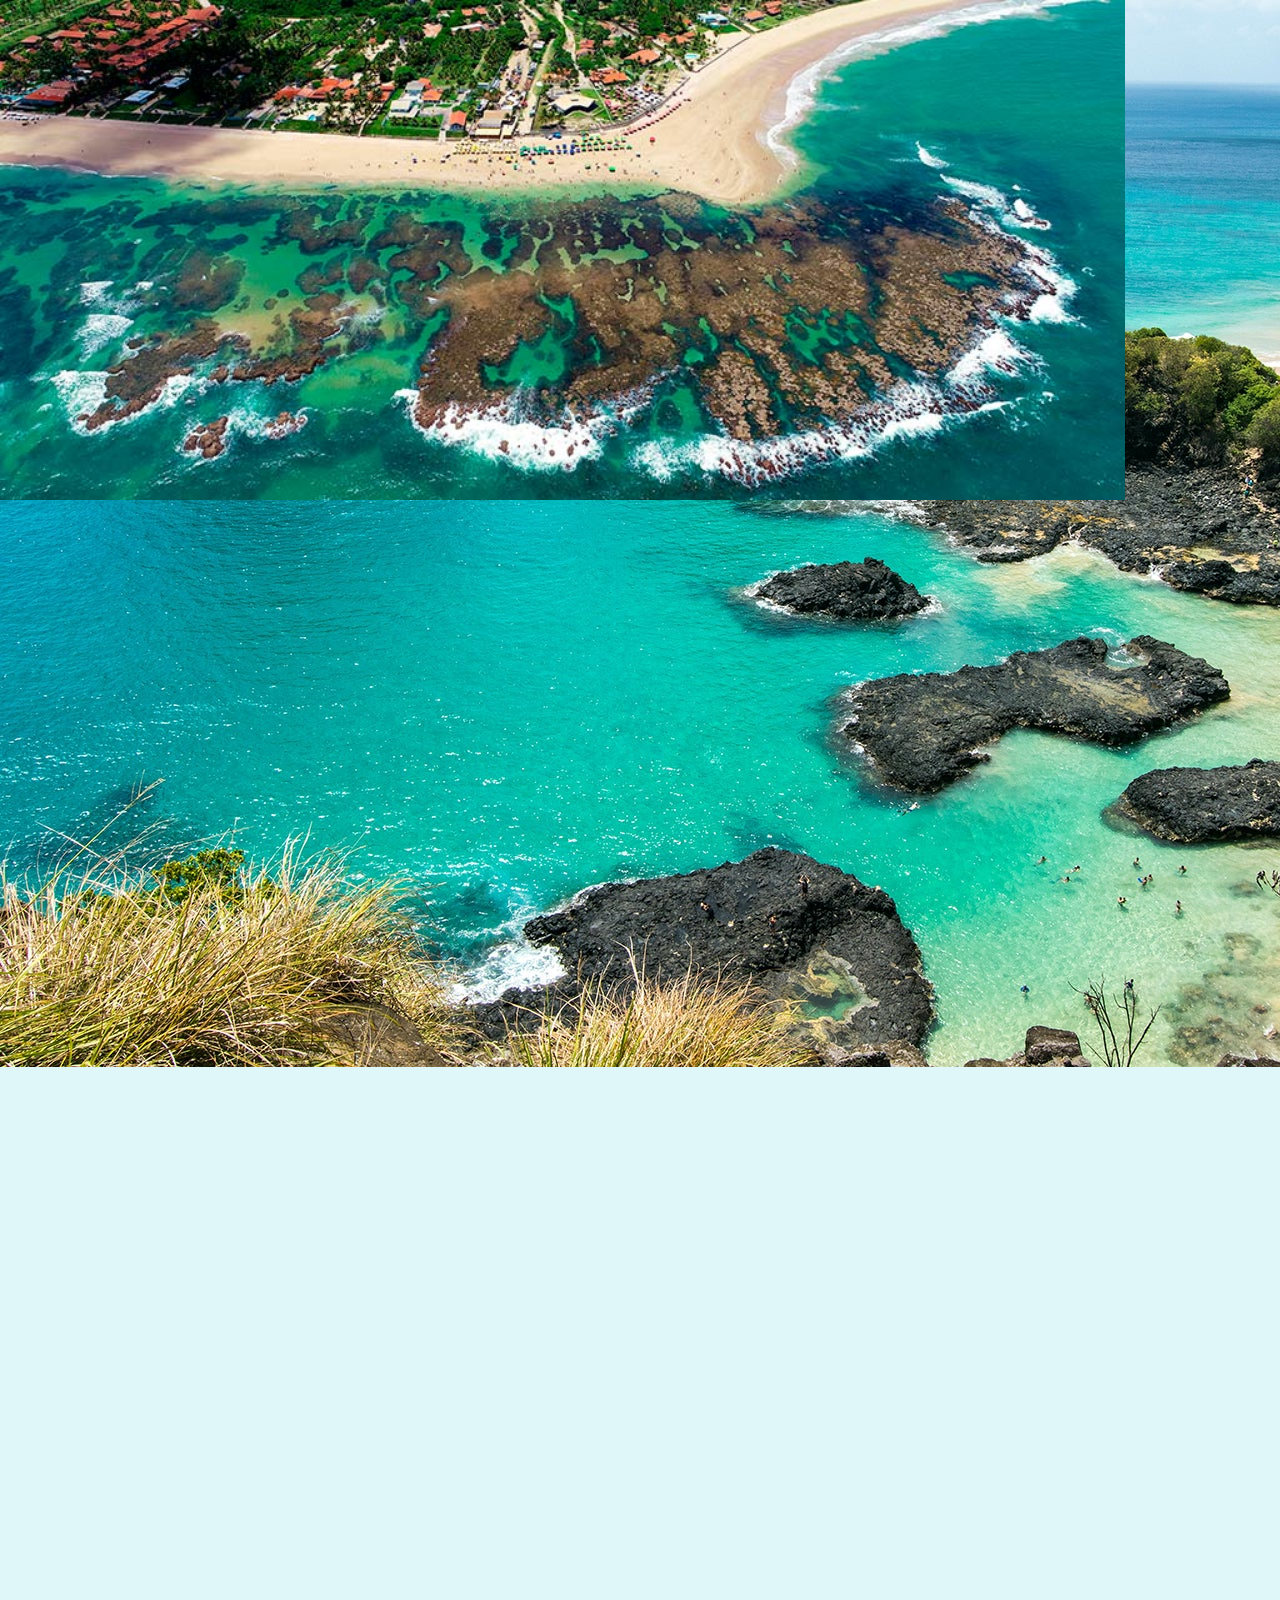
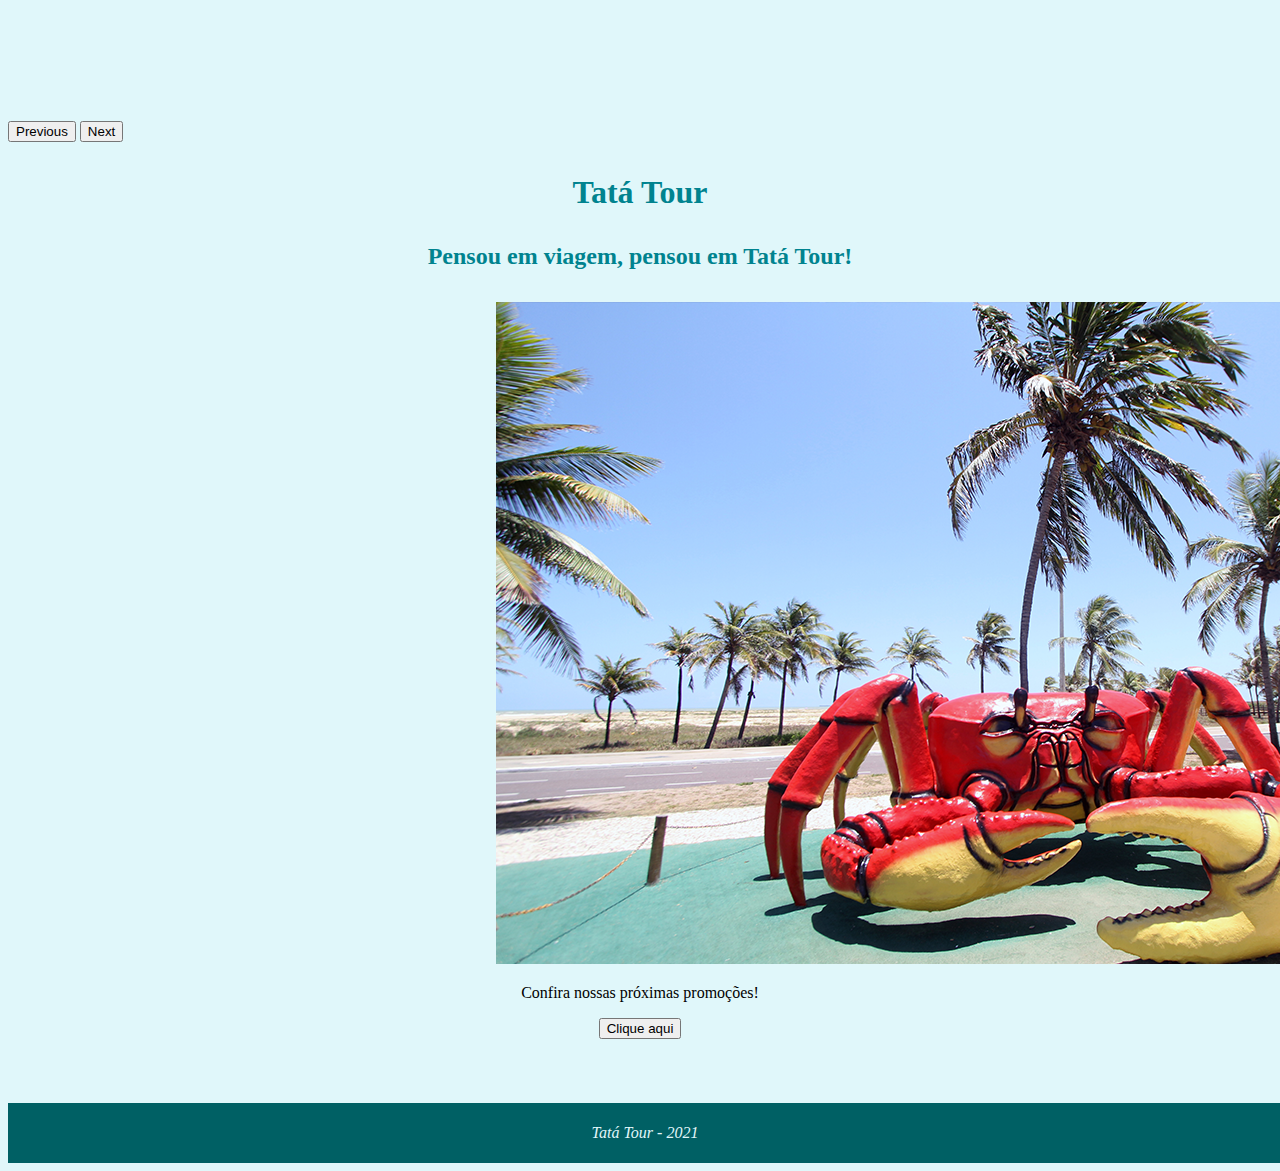
<file: index.html>
<!DOCTYPE html>
<html lang="en">
  <head>
    <meta charset="UTF-8" />
    <meta http-equiv="X-UA-Compatible" content="IE=edge" />
    <meta name="viewport" content="width=device-width, initial-scale=1.0" />
    <title>Tatá Tour</title>

    <!-- CSS only -->
    <link
      href="https://cdn.jsdelivr.net/npm/bootstrap@5.0.2/dist/css/bootstrap.min.css"
      rel="stylesheet"
      integrity="sha384-EVSTQN3/azprG1Anm3QDgpJLIm9Nao0Yz1ztcQTwFspd3yD65VohhpuuCOmLASjC"
      crossorigin="anonymous"
    />
    <link rel="stylesheet" href="_css/estilo.css" />
  </head>
  <body>
    <nav class="navbar navbar-expand-lg navbar-dark">
      <div class="container-fluid">
        <a class="navbar-brand" href="index.html">Tatá Tour</a>
        <button
          class="navbar-toggler"
          type="button"
          data-bs-toggle="collapse"
          data-bs-target="#navbarSupportedContent"
          aria-controls="navbarSupportedContent"
          aria-expanded="false"
          aria-label="Toggle navigation"
        >
          <span class="navbar-toggler-icon"></span>
        </button>
        <div class="collapse navbar-collapse" id="navbarSupportedContent">
          <ul class="navbar-nav me-auto mb-2 mb-lg-0">
            <li class="nav-item">
              <a class="nav-link active" aria-current="page" href="index.html"
                >Home</a
              >
            </li>
            <li class="nav-item">
              <a class="nav-link" href="#">Quem Somos</a>
            </li>
            <li class="nav-item dropdown">
              <a
                class="nav-link dropdown-toggle"
                href="#"
                id="navbarDropdown"
                role="button"
                data-bs-toggle="dropdown"
                aria-expanded="false"
              >
                Nossos pacotes
              </a>
              <ul class="dropdown-menu" aria-labelledby="navbarDropdown">
                <li><a class="dropdown-item" href="#">Pacotes aéreos</a></li>
                <li>
                  <a class="dropdown-item" href="#">Pacotes rodoviários</a>
                </li>
                <li><hr class="dropdown-divider" /></li>
                <li>
                  <a class="dropdown-item" href="pacotes_promocionais.html"
                    >Promoções</a
                  >
                </li>
              </ul>
            </li>
          </ul>
          <form class="d-flex">
            <input
              class="form-control me-2"
              type="search"
              placeholder="Pesquisar"
              aria-label="Search"
            />
            <button class="btn btn-outline-light" type="submit">
              Pesquisar
            </button>
          </form>
        </div>
      </div>
    </nav>

    <main>
      <div class="carrossel">
        <div
          id="carouselExampleControls"
          class="carousel slide"
          data-bs-ride="carousel"
        >
          <div class="carousel-inner">
            <div class="carousel-item active">
              <img
                src="_imagens/ouro-preto.jpeg"
                class="d-block w-100"
                alt="..."
              />
            </div>
            <div class="carousel-item">
              <img
                src="_imagens/fernando_noronha.jpg"
                class="d-block w-100"
                alt="..."
              />
            </div>
            <div class="carousel-item">
              <img
                src="_imagens/Porto-de-Galinhas.jpeg"
                class="d-block w-100"
                alt="..."
              />
            </div>
          </div>
          <button
            class="carousel-control-prev"
            type="button"
            data-bs-target="#carouselExampleControls"
            data-bs-slide="prev"
          >
            <span class="carousel-control-prev-icon" aria-hidden="true"></span>
            <span class="visually-hidden">Previous</span>
          </button>
          <button
            class="carousel-control-next"
            type="button"
            data-bs-target="#carouselExampleControls"
            data-bs-slide="next"
          >
            <span class="carousel-control-next-icon" aria-hidden="true"></span>
            <span class="visually-hidden">Next</span>
          </button>
        </div>
      </div>

      <h1>Tatá Tour</h1>
      <h2>Pensou em viagem, pensou em Tatá Tour!</h2>

      <div class="card" style="width: 18rem;">
        <img src="_imagens/passarela-do-caranguejo-aracaju.png" class="card-img-top" alt="...">
        <div class="card-body">
          <p class="card-text">Confira nossas próximas promoções!</p>
          <div class="btn-group" role="group" aria-label="Basic example">
            <a href="pacotes_promocionais.html"><button type="button" class="btn btn-primary">Clique aqui</button></a>
          </div>
        </div>
      </div>
    </main>
    <footer>
      <p><i> Tatá Tour - 2021</i></p>
    </footer>
    <!-- JavaScript Bundle with Popper -->
    <script
      src="https://cdn.jsdelivr.net/npm/bootstrap@5.0.2/dist/js/bootstrap.bundle.min.js"
      integrity="sha384-MrcW6ZMFYlzcLA8Nl+NtUVF0sA7MsXsP1UyJoMp4YLEuNSfAP+JcXn/tWtIaxVXM"
      crossorigin="anonymous"
    ></script>
  </body>
</html>
</file>
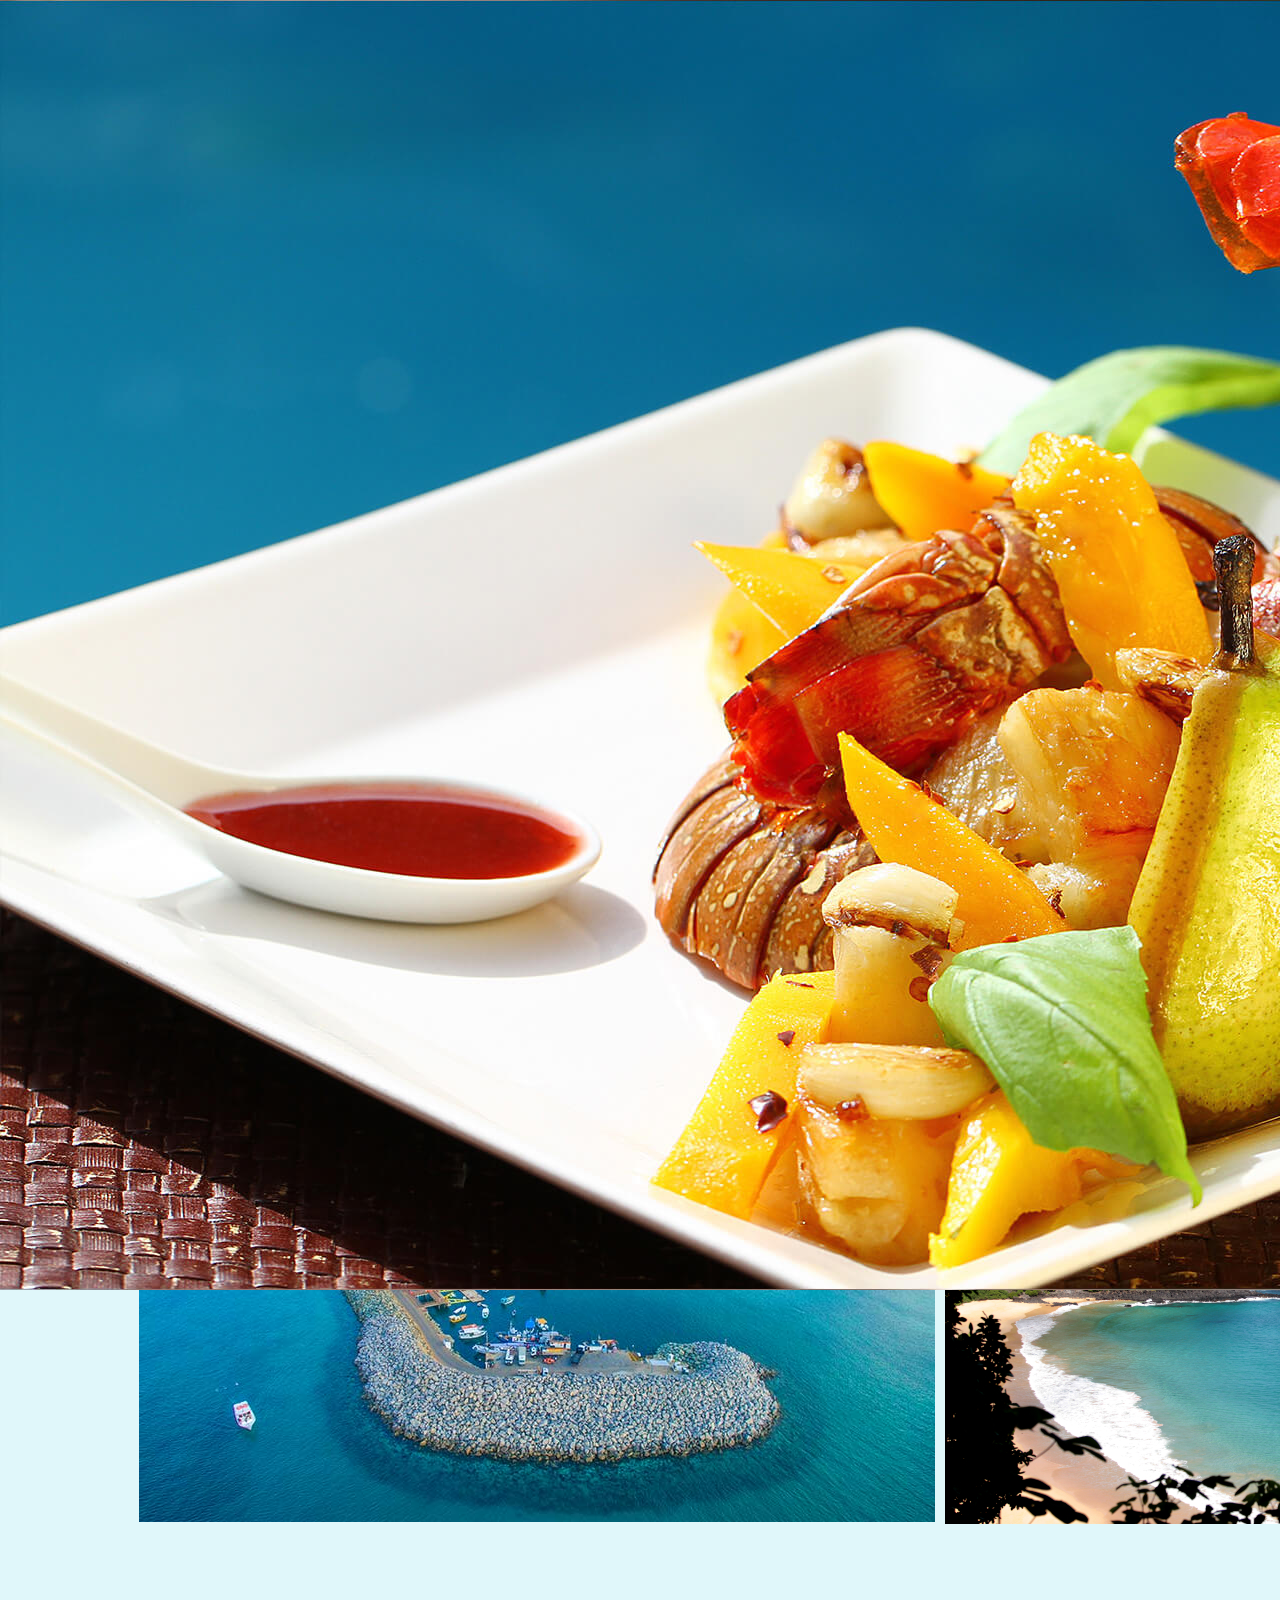
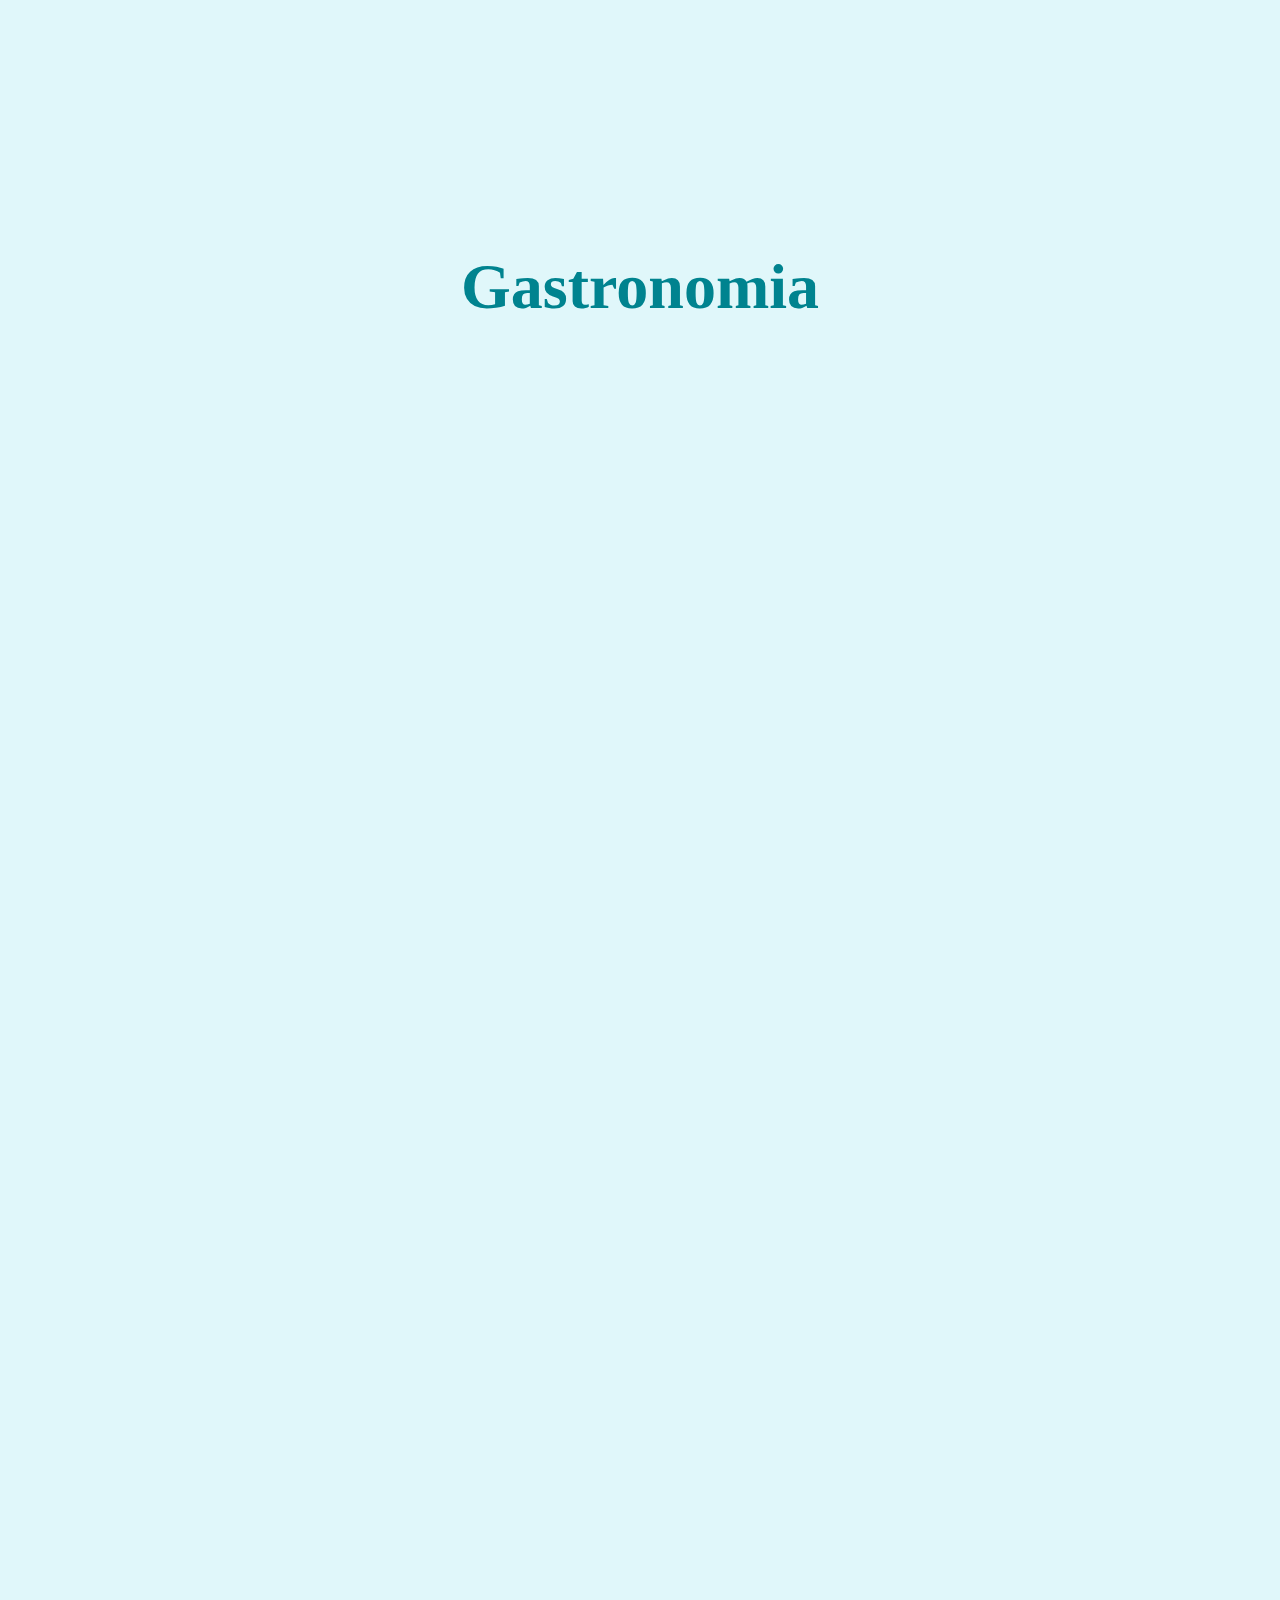
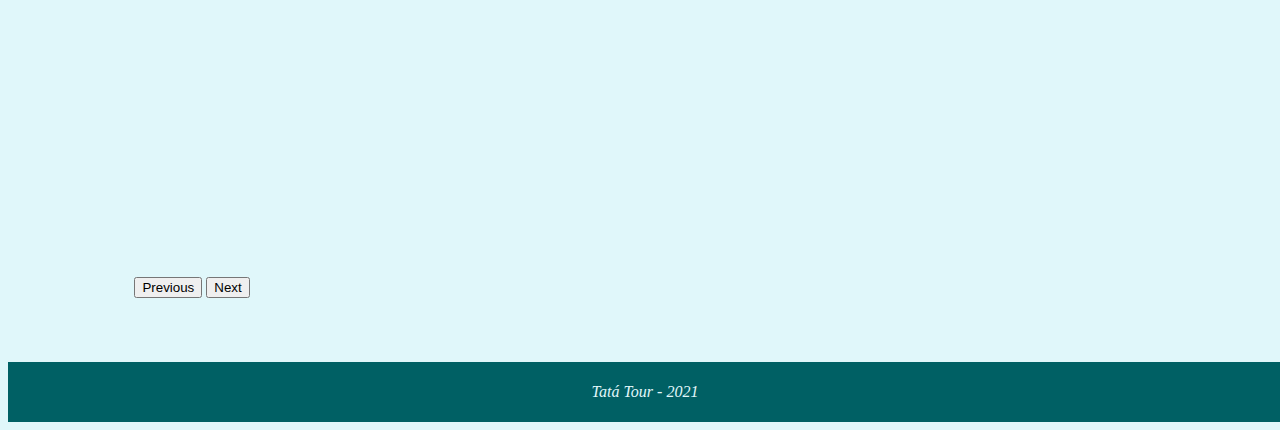
<file: infos-pacote-1.html>
<!DOCTYPE html>
<html lang="en">
  <head>
    <meta charset="UTF-8" />
    <meta http-equiv="X-UA-Compatible" content="IE=edge" />
    <meta name="viewport" content="width=device-width, initial-scale=1.0" />
    <title>Tatá Tour - Pacote Fernando de Noronha</title>
    <link
      href="https://cdn.jsdelivr.net/npm/bootstrap@5.0.2/dist/css/bootstrap.min.css"
      rel="stylesheet"
      integrity="sha384-EVSTQN3/azprG1Anm3QDgpJLIm9Nao0Yz1ztcQTwFspd3yD65VohhpuuCOmLASjC"
      crossorigin="anonymous"
    />
    
    <link rel="stylesheet" href="./_css/estilo.css" />
  </head>
  <body>
    <nav class="navbar navbar-expand-lg navbar-dark">
      <div class="container-fluid">
        <a class="navbar-brand" href="index.html">Tatá Tour</a>
        <button
          class="navbar-toggler"
          type="button"
          data-bs-toggle="collapse"
          data-bs-target="#navbarSupportedContent"
          aria-controls="navbarSupportedContent"
          aria-expanded="false"
          aria-label="Toggle navigation"
        >
          <span class="navbar-toggler-icon"></span>
        </button>
        <div class="collapse navbar-collapse" id="navbarSupportedContent">
          <ul class="navbar-nav me-auto mb-2 mb-lg-0">
            <li class="nav-item">
              <a class="nav-link active" aria-current="page" href="index.html"
                >Home</a
              >
            </li>
            <li class="nav-item">
              <a class="nav-link" href="#">Quem Somos</a>
            </li>
            <li class="nav-item dropdown">
              <a
                class="nav-link dropdown-toggle"
                href="#"
                id="navbarDropdown"
                role="button"
                data-bs-toggle="dropdown"
                aria-expanded="false"
              >
                Nossos pacotes
              </a>
              <ul class="dropdown-menu" aria-labelledby="navbarDropdown">
                <li><a class="dropdown-item" href="#">Pacotes aéreos</a></li>
                <li>
                  <a class="dropdown-item" href="#">Pacotes rodoviários</a>
                </li>
                <li><hr class="dropdown-divider" /></li>
                <li>
                  <a class="dropdown-item" href="pacotes_promocionais.html"
                    >Promoções</a
                  >
                </li>
              </ul>
            </li>
          </ul>
          <form class="d-flex">
            <input
              class="form-control me-2"
              type="search"
              placeholder="Pesquisar"
              aria-label="Search"
            />
            <button class="btn btn-outline-light" type="submit">
              Pesquisar
            </button>
          </form>
        </div>
      </div>
    </nav>
    <header class="header-noronha">
        <!-- <img class="img-fluid" src="./_imagens/fernando_noronha.jpg" alt="Foto de praia em Fernando de Noronha"> -->
        <div class="container-texto-header">
            <h1 class="titulo">Três noites em Fernando de Noronha</h1>
            <h2 class="subtitulo" >10x de R$300 ou R$2500 à vista</h2>
        </div>
    </header>
    <main>
        <div class="container-imagens">
            <article class="noronha">
                <h2 class="subtitulo">Destino</h2>
                <a href="./_imagens/fernando_noronha-destino.jpg"><img class="img-fluid img-thumbnail" src="./_imagens/fernando_noronha-destino.jpg" alt="Foto de píer em Fernando de Noronha">
                </a>
                
            </article>
            <article class="noronha">
                <h2 class="subtitulo">Locais</h2>
                <a href="./_imagens/fernando_noronha-local.jpg">
                    <img  class="img-fluid img-thumbnail" src="./_imagens/fernando_noronha-local.jpg" alt="Foto de praia em Fernando de Noronha">
                </a>
            </article>
            <article class="noronha">
                <h2 class="subtitulo">Compras</h2>
                <a href="./_imagens/fernando_noronha-compras.webp">
                    <img class="img-fluid img-thumbnail" src="./_imagens/fernando_noronha-compras.webp" alt="Foto de souvenirs de Fernando de Noronha">
                </a>
            </article>
        </div>
       
        <article>
            <h2 class="subtitulo">Gastronomia</h2>
            <div class="container-carousel">
                <div id="carouselExampleFade" class="carousel slide carousel-fade" data-bs-ride="carousel">
                    <div class="carousel-inner">
                      <div class="carousel-item active">
                        <img src="./_imagens/fernando_noronha-gastronomia-1.jpg" class="d-block w-100" alt="Foto de prato de frutos do mar">
                      </div>
                      <div class="carousel-item">
                        <img src="./_imagens/fernando_noronha-gastronomia-2.jpg" class="d-block w-100" alt="Foto de Paella">
                      </div>
                      <div class="carousel-item">
                        <img src="./_imagens/fernando_noronha-gastronomia-3.jpg" class="d-block w-100" alt="Foto de prato chique">
                      </div>
                    </div>
                    <button class="carousel-control-prev" type="button" data-bs-target="#carouselExampleFade" data-bs-slide="prev">
                      <span class="carousel-control-prev-icon" aria-hidden="true"></span>
                      <span class="visually-hidden">Previous</span>
                    </button>
                    <button class="carousel-control-next" type="button" data-bs-target="#carouselExampleFade" data-bs-slide="next">
                      <span class="carousel-control-next-icon" aria-hidden="true"></span>
                      <span class="visually-hidden">Next</span>
                    </button>
                  </div>
            </div>
        </article>
    </main>

    <footer>
      <p><i> Tatá Tour - 2021</i></p>
    </footer>
    <!-- JavaScript Bundle with Popper -->
    <script
      src="https://cdn.jsdelivr.net/npm/bootstrap@5.0.2/dist/js/bootstrap.bundle.min.js"
      integrity="sha384-MrcW6ZMFYlzcLA8Nl+NtUVF0sA7MsXsP1UyJoMp4YLEuNSfAP+JcXn/tWtIaxVXM"
      crossorigin="anonymous"
    ></script>
  </body>
</html>
</file>
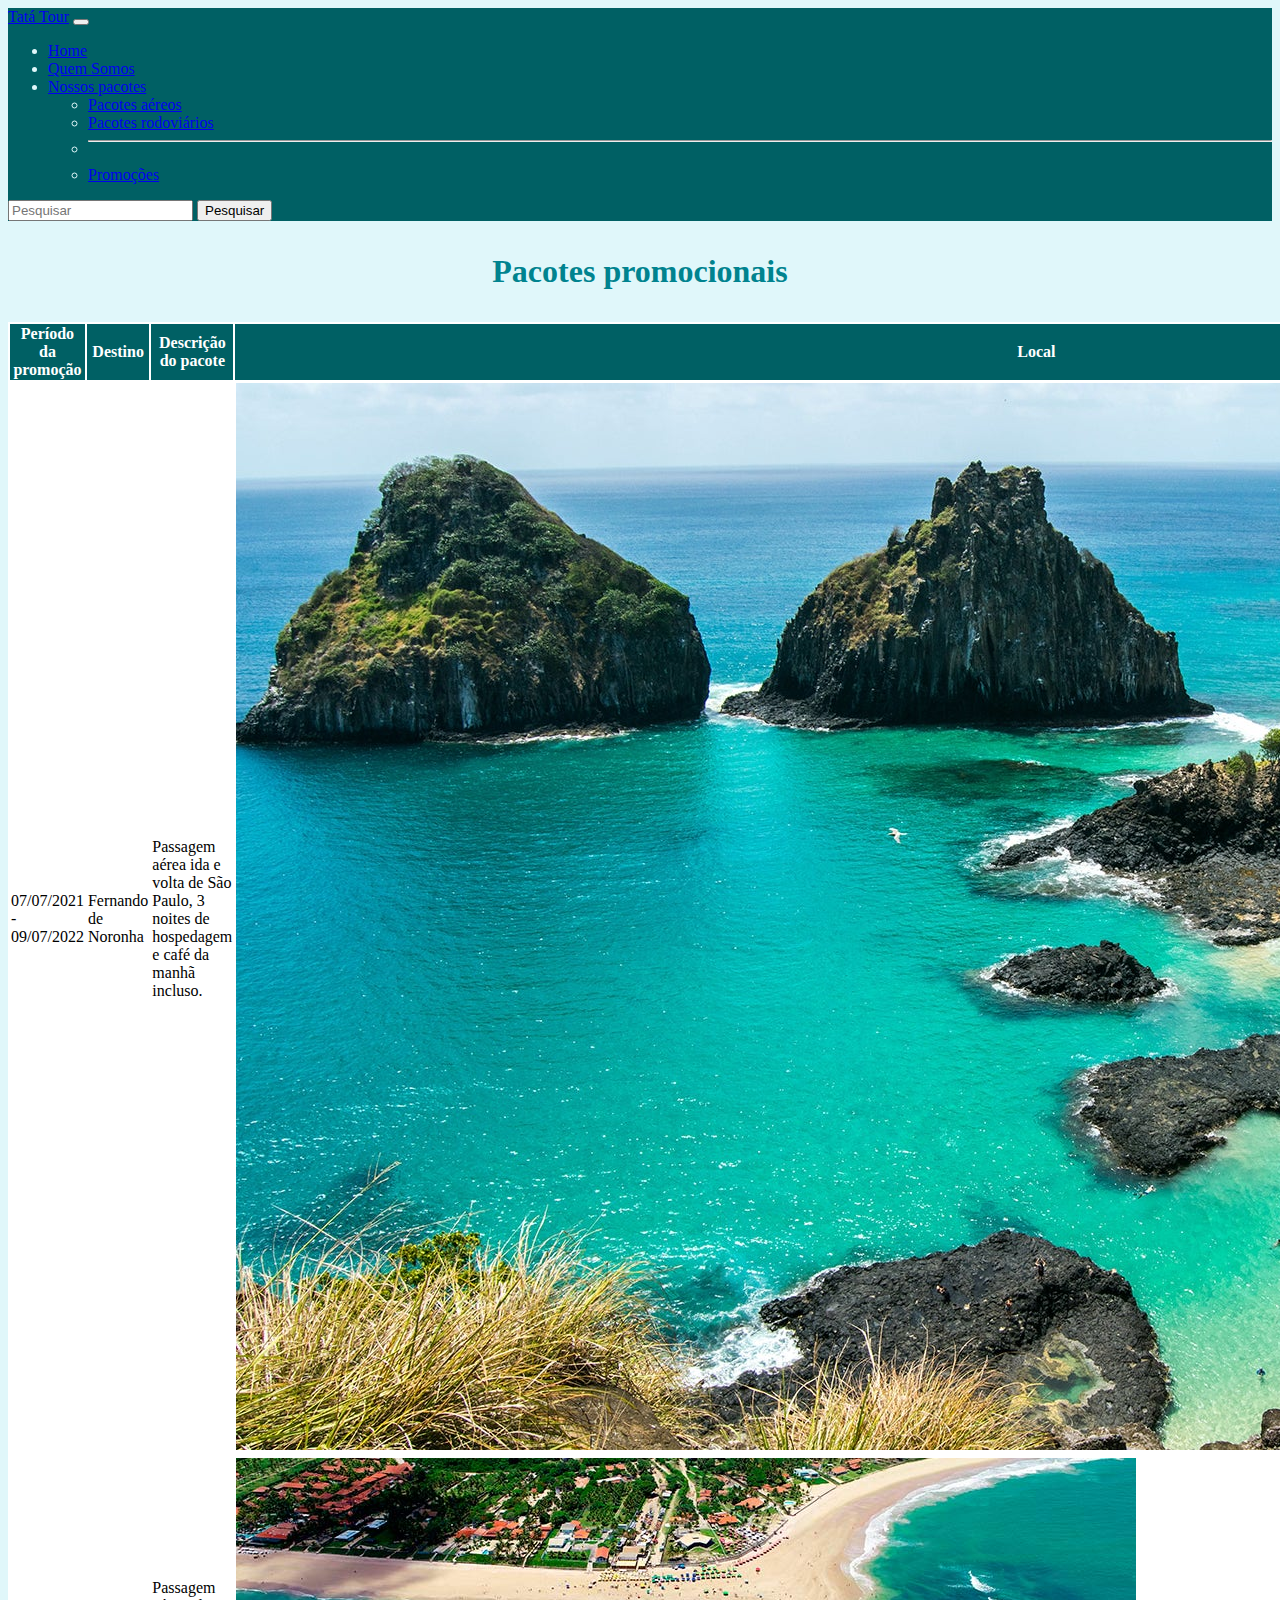
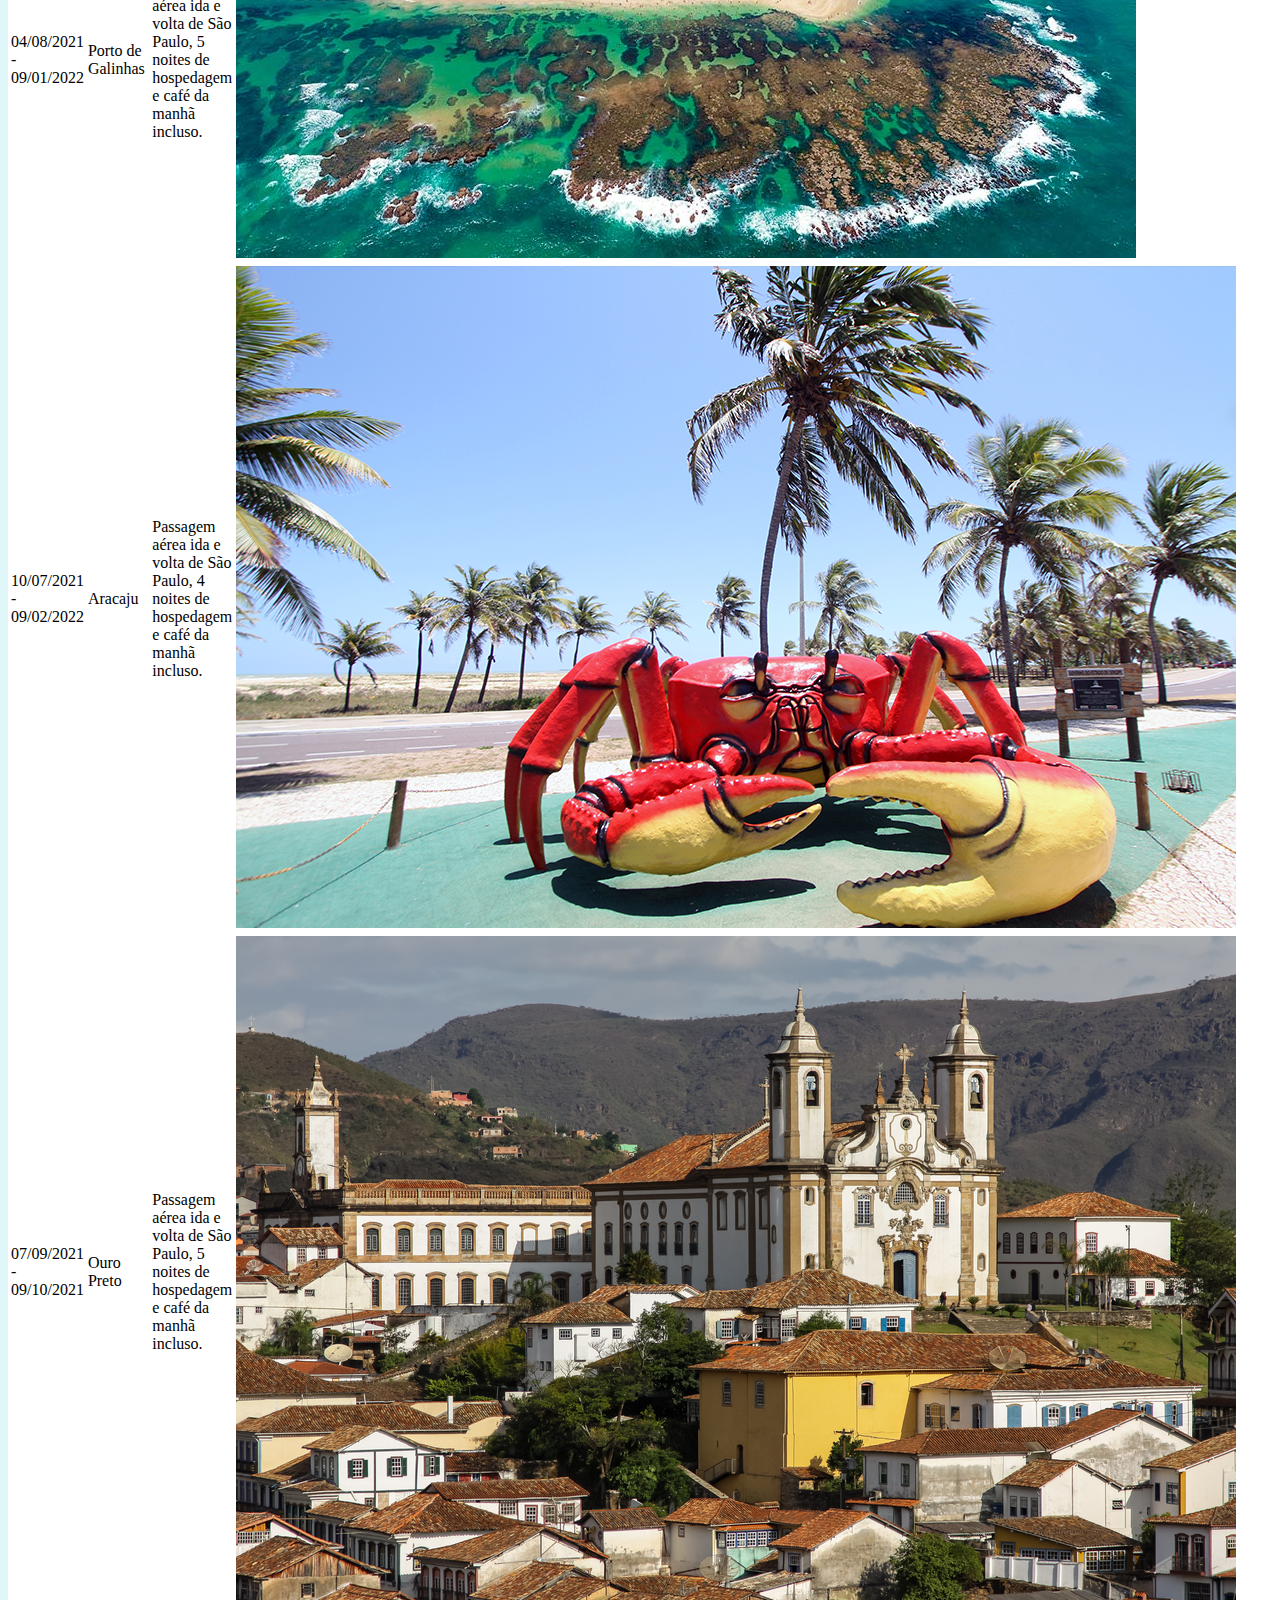
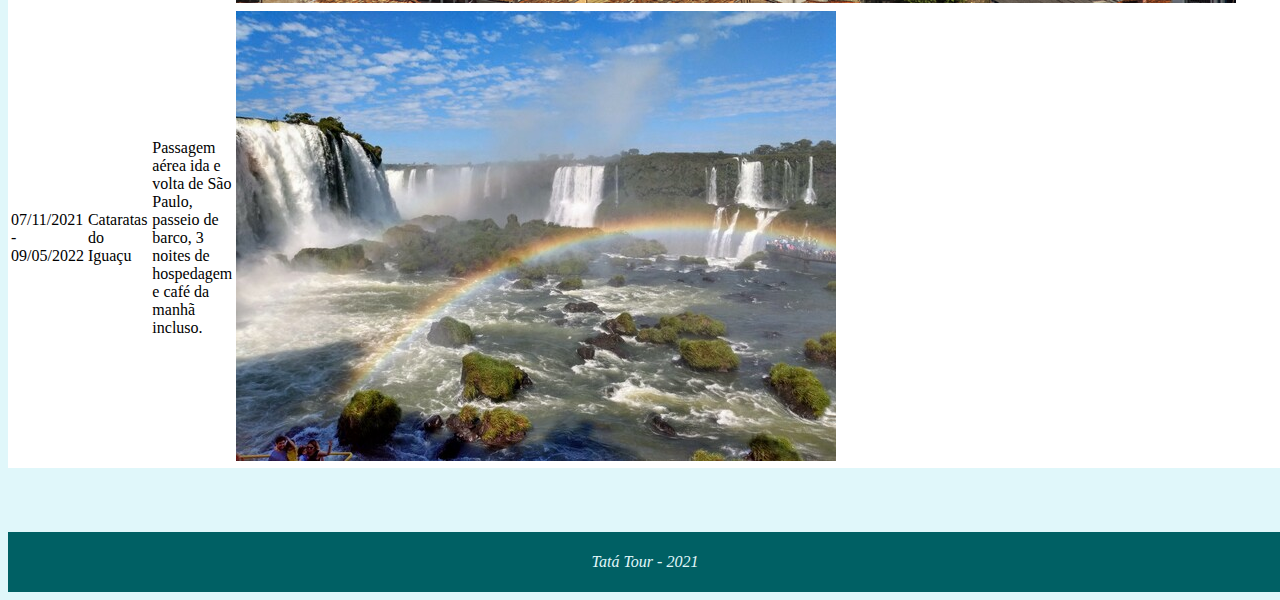
<file: pacotes_promocionais.html>
<!DOCTYPE html>
<html lang="en">
  <head>
    <meta charset="UTF-8" />
    <meta http-equiv="X-UA-Compatible" content="IE=edge" />
    <meta name="viewport" content="width=device-width, initial-scale=1.0" />
    <title>Tatá Tour - Pacotes Promocionais</title>

    <!-- CSS only -->
    <link
      href="https://cdn.jsdelivr.net/npm/bootstrap@5.0.2/dist/css/bootstrap.min.css"
      rel="stylesheet"
      integrity="sha384-EVSTQN3/azprG1Anm3QDgpJLIm9Nao0Yz1ztcQTwFspd3yD65VohhpuuCOmLASjC"
      crossorigin="anonymous"
    />
    <link rel="stylesheet" href="_css/estilo.css" />
  </head>
  <body>

    <nav class="navbar navbar-expand-lg navbar-dark">
      <div class="container-fluid">
        <a class="navbar-brand" href="index.html">Tatá Tour</a>
        <button class="navbar-toggler" type="button" data-bs-toggle="collapse" data-bs-target="#navbarSupportedContent" aria-controls="navbarSupportedContent" aria-expanded="false" aria-label="Toggle navigation">
          <span class="navbar-toggler-icon"></span>
        </button>
        <div class="collapse navbar-collapse" id="navbarSupportedContent">
          <ul class="navbar-nav me-auto mb-2 mb-lg-0">
            <li class="nav-item">
              <a class="nav-link active" aria-current="page" href="index.html">Home</a>
            </li>
            <li class="nav-item">
              <a class="nav-link" href="#">Quem Somos</a>
            </li>
            <li class="nav-item dropdown">
              <a class="nav-link dropdown-toggle" href="#" id="navbarDropdown" role="button" data-bs-toggle="dropdown" aria-expanded="false">
                Nossos pacotes
              </a>
              <ul class="dropdown-menu" aria-labelledby="navbarDropdown">
                <li><a class="dropdown-item" href="#">Pacotes aéreos</a></li>
                <li><a class="dropdown-item" href="#">Pacotes rodoviários</a></li>
                <li><hr class="dropdown-divider"></li>
                <li><a class="dropdown-item" href="pacotes_promocionais.html">Promoções</a></li>
              </ul>
            </li>
          </ul>
          <form class="d-flex">
            <input class="form-control me-2" type="search" placeholder="Pesquisar" aria-label="Search">
            <button class="btn btn-outline-light" type="submit">Pesquisar</button>
          </form>
        </div>
      </div>
    </nav>

    <h1>Pacotes promocionais</h1>
    <div class="table-responsive-sm">
      <table class="table table-hover table-bordered tabela">
        <thead>
          <tr>
            <th scope="col">Período da promoção</th>
            <th scope="col">Destino</th>
            <th scope="col">Descrição do pacote</th>
            <th scope="col">Local</th>
            <th scope="col">Preço</th>
            <th scope="col"></th>
          </tr>
        </thead>
        <tbody>
          <tr>
            <td>07/07/2021 - 09/07/2022</td>
            <td>Fernando de Noronha</td>
            <td>
              Passagem aérea ida e volta de São Paulo, 3 noites de hospedagem e
              café da manhã incluso.
            </td>
            <td>
              <a href="_imagens/fernando_noronha.jpg"
                ><img
                  class="img-thumbnail"
                  src="_imagens/fernando_noronha.jpg"
                  alt="Foto da praia dos porcos em Fernando de Noronha"
              /></a>
            </td>
            <td>R$ 2500,00</td>
            <td><a href="./infos-pacote-1.html">
              <button type="button" class="btn btn-primary btn-sm botao">
                Comprar
              </button>
            </a>
            </td>
          </tr>
          <tr>
            <td>04/08/2021 - 09/01/2022</td>
            <td>Porto de Galinhas</td>
            <td>
              Passagem aérea ida e volta de São Paulo, 5 noites de hospedagem e
              café da manhã incluso.
            </td>
            <td>
              <a href="_imagens/Porto-de-Galinhas.jpeg"
                ><img
                  class="img-thumbnail"
                  src="_imagens/Porto-de-Galinhas.jpeg"
                  alt="Foto da praia de Porto de Galinhas"
              /></a>
            </td>
            <td>R$ 2800,00</td>
            <td>
              <button type="button" class="btn btn-primary btn-sm botao">
                Comprar
              </button>
            </td>
          </tr>
          <tr>
            <td>10/07/2021 - 09/02/2022</td>
            <td>Aracaju</td>
            <td>
              Passagem aérea ida e volta de São Paulo, 4 noites de hospedagem e
              café da manhã incluso.
            </td>
            <td>
              <a href="_imagens/passarela-do-caranguejo-aracaju.png"
                ><img
                  class="img-thumbnail"
                  src="_imagens/passarela-do-caranguejo-aracaju.png"
                  alt="Foto da Passarela do Caranguejo em Aracaju"
              /></a>
            </td>
            <td>R$ 1700,00</td>
            <td>
              <button type="button" class="btn btn-primary btn-sm botao">
                Comprar
              </button>
            </td>
          </tr>
          <tr>
            <td>07/09/2021 - 09/10/2021</td>
            <td>Ouro Preto</td>
            <td>
              Passagem aérea ida e volta de São Paulo, 5 noites de hospedagem e
              café da manhã incluso.
            </td>
            <td>
              <a href="_imagens/ouro-preto.jpeg"
                ><img
                  class="img-thumbnail"
                  src="_imagens/ouro-preto.jpeg"
                  alt="Foto do centro histórico de Ouro Preto"
              /></a>
            </td>
            <td>R$ 2200,00</td>
            <td>
              <button type="button" class="btn btn-primary btn-sm botao">
                Comprar
              </button>
            </td>
          </tr>
          <tr>
            <td>07/11/2021 - 09/05/2022</td>
            <td>Cataratas do Iguaçu</td>
            <td>
              Passagem aérea ida e volta de São Paulo, passeio de barco, 3 noites de hospedagem e
              café da manhã incluso.
            </td>
            <td>
              <a href="_imagens/cataratas_iguacu.jpeg"
                ><img
                  class="img-thumbnail"
                  src="_imagens/cataratas_iguacu.jpeg"
                  alt="Foto das Cataratas do Iguaçu"
              /></a>
            </td>
            <td>R$ 2500,00</td>
            <td>
              <button type="button" class="btn btn-primary btn-sm botao">
                Comprar
              </button>
            </td>
          </tr>
        </tbody>
      </table>
</div>
    <footer>
      <p> <i> Tatá Tour - 2021</i></p>
    </footer>
    <!-- JavaScript Bundle with Popper -->
    <script
      src="https://cdn.jsdelivr.net/npm/bootstrap@5.0.2/dist/js/bootstrap.bundle.min.js"
      integrity="sha384-MrcW6ZMFYlzcLA8Nl+NtUVF0sA7MsXsP1UyJoMp4YLEuNSfAP+JcXn/tWtIaxVXM"
      crossorigin="anonymous"
    ></script>
  </body>
</html>
</file>
<file: _css/estilo.css>
body {
    background-color: #e0f7fa;
}

nav {
    background-color: #006064;
    color: #e0f7fa;
    width: 100%;
}

.tabela {
    width: 80%;
    margin: 2rem auto;
    background-color: white;
}

thead {
    background-color: #006064;
    color: white;
}

.botao {
    background-color: #006064;
}

h1, h2 {
    text-align: center;
    color: #00838f;
    margin-top: 2rem;
}

footer {
    background-color: #006064;
    color: #e0f7fa;
    text-align: center;
    padding: 5px;
    margin-top: 4rem;
    width: 100%;
}

footer p {
    width: 100%;
}

.carousel .carousel-item {
    height: 500px;
  }
  
.carousel-item img {
      position: absolute;
      object-fit:cover;
      top: 0;
      left: 0;
      min-height: 500px;
  }
.card {
    margin: 2rem auto;
    text-align: center;
}

h1.titulo {
    font-size:10vw;
}

h2.subtitulo {
    font-size:5vw;
}

.container-texto-header{
    background-image: url(../_imagens/fernando_noronha.jpg);
    height: 70vh;
    background-size: cover;
}

.container-texto-header h1,
.container-texto-header h2 {
    color: #e7e42d;
    background-color: rgba(0, 0, 0, 0.5);
}

.container-imagens {
    display: flex;
    justify-content: space-around;
    width: 80%;
    margin: 0 auto;
}

.noronha {
    margin: 32px 5px;
}

.container-carousel {
    width: 80%;
    margin: 0 auto;
}
</file>
